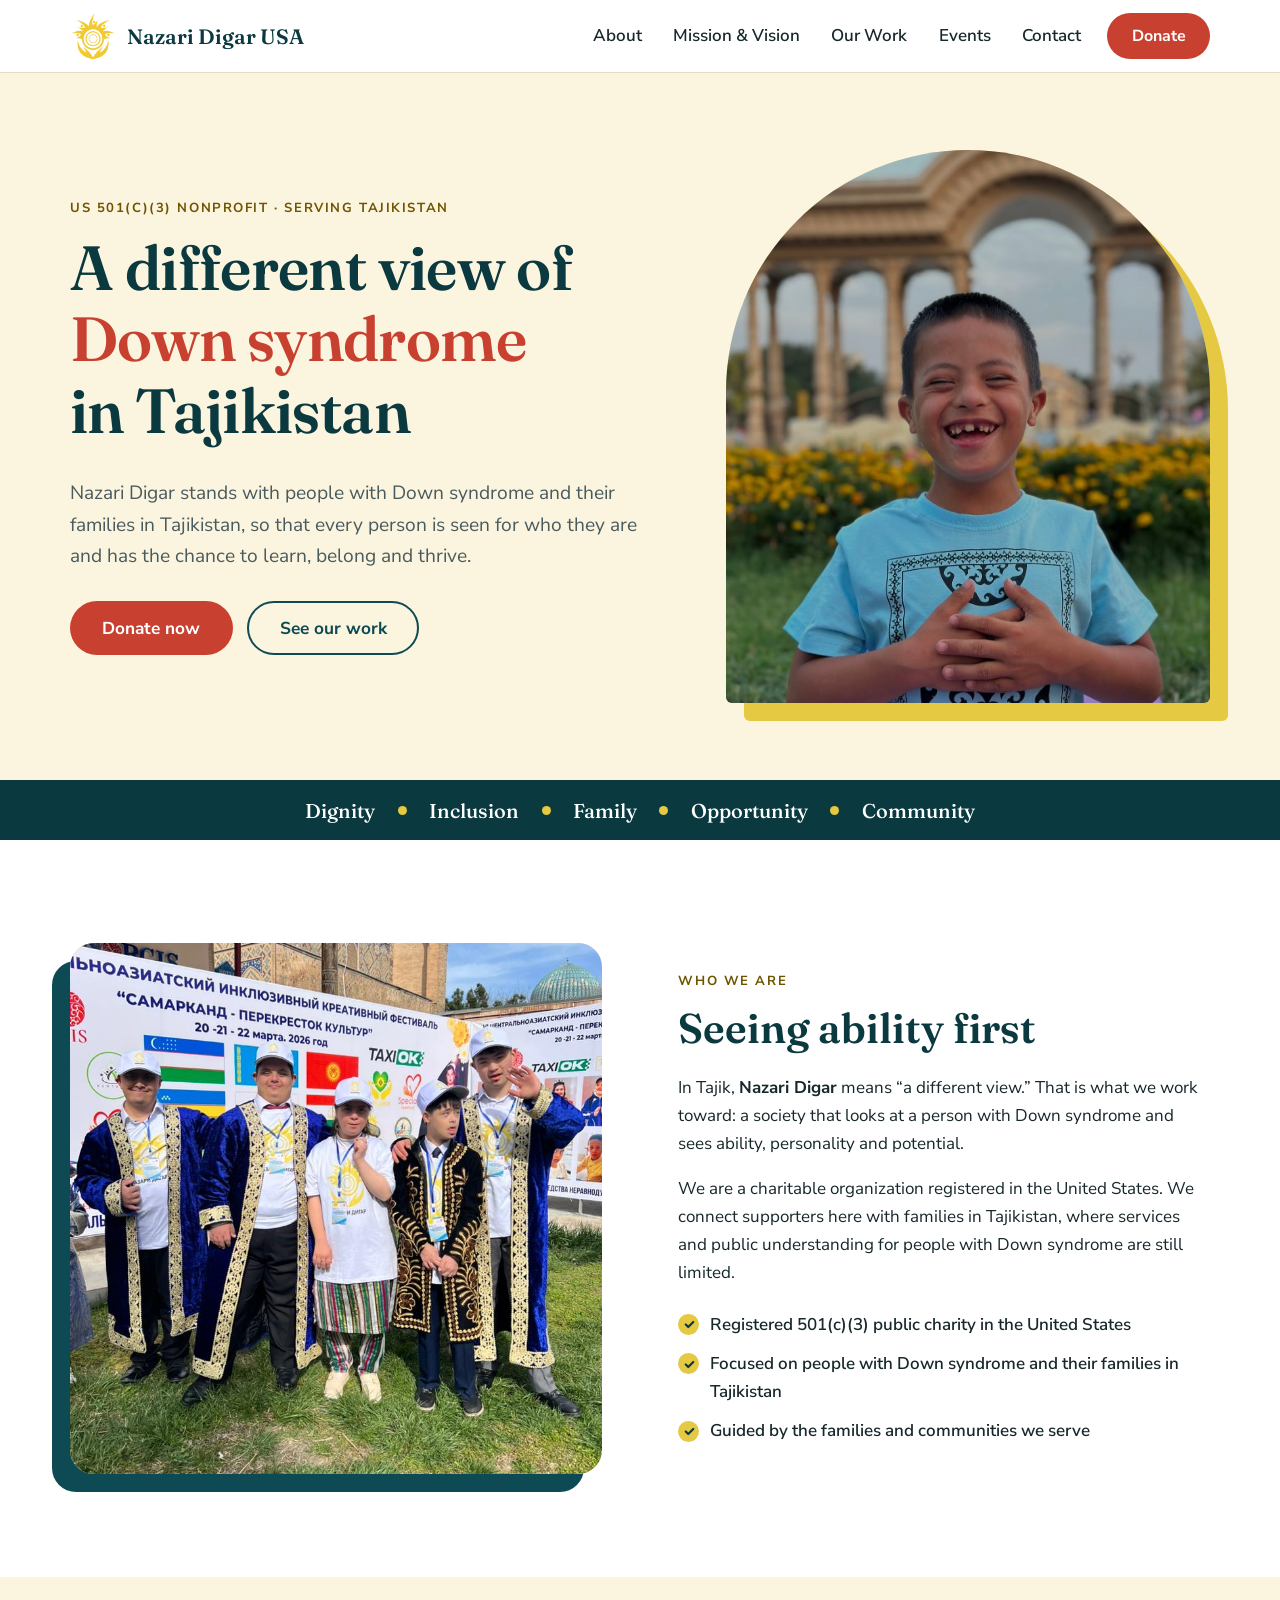
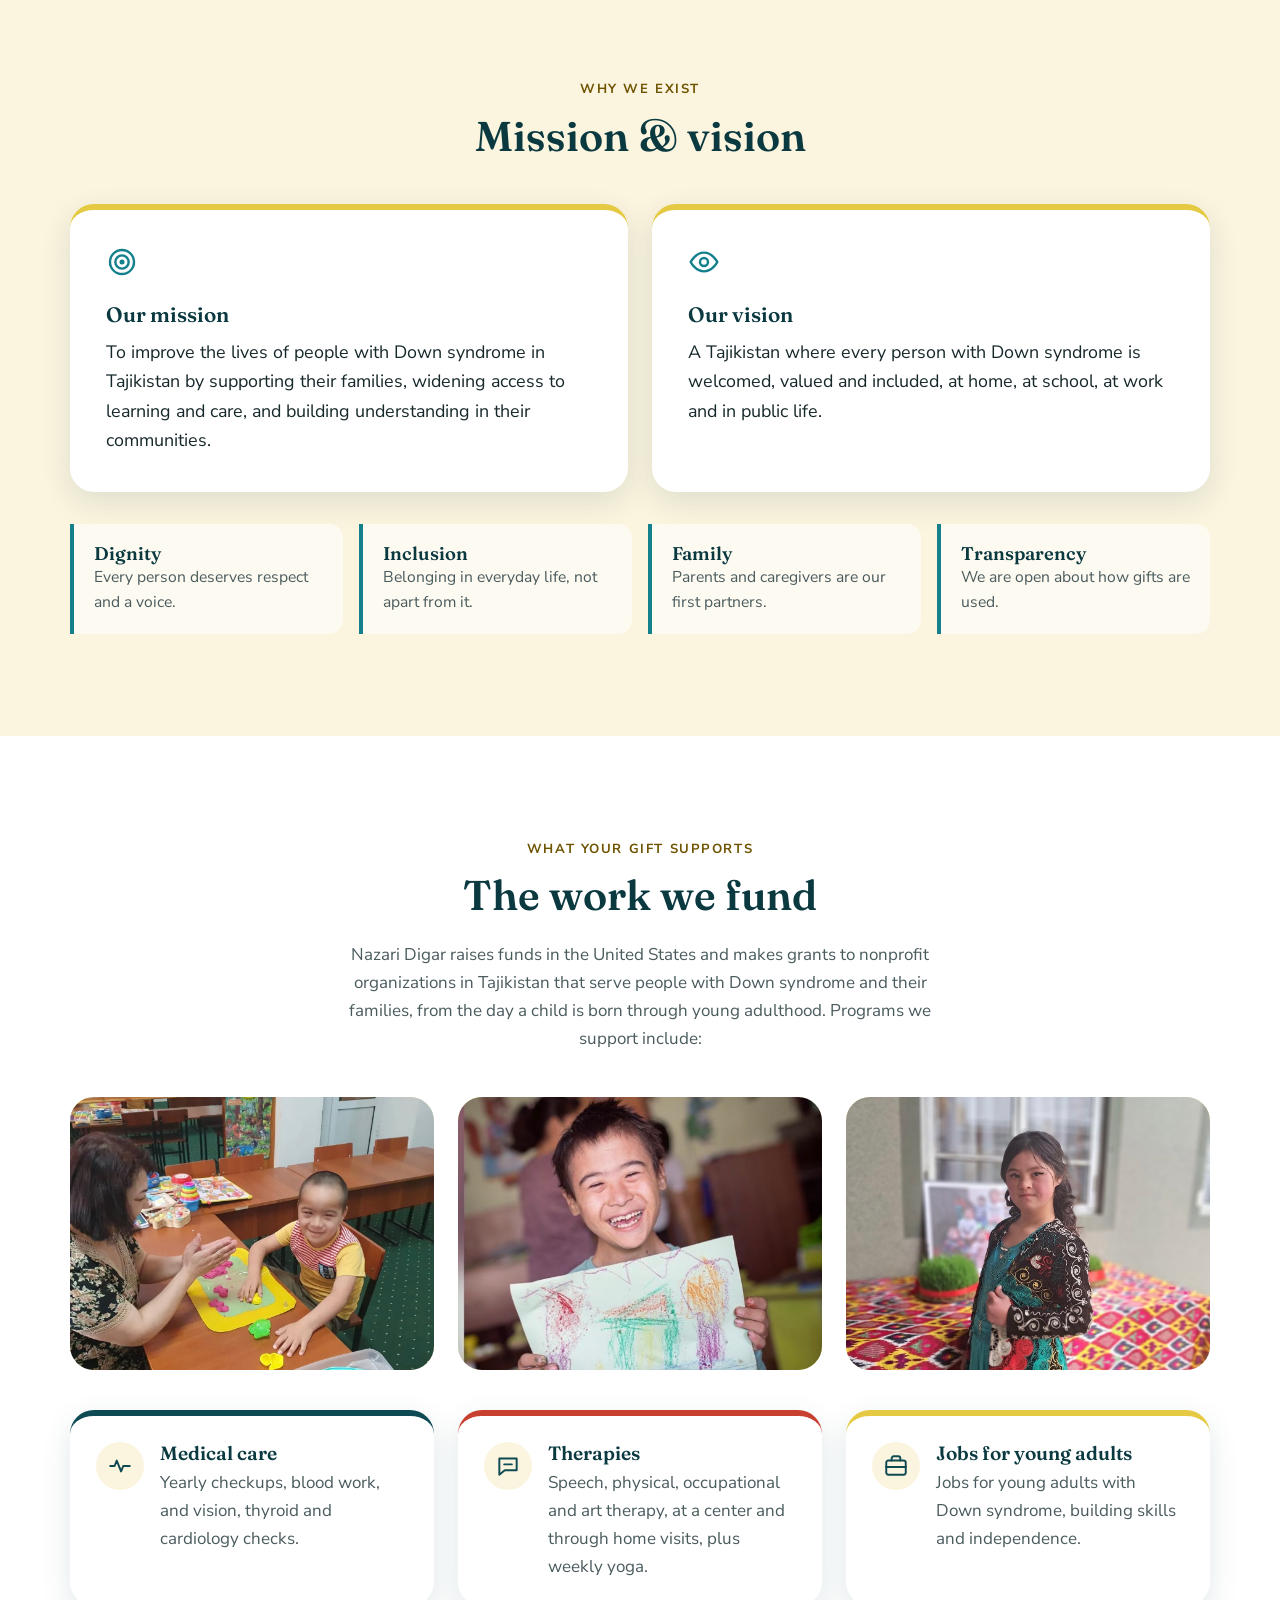
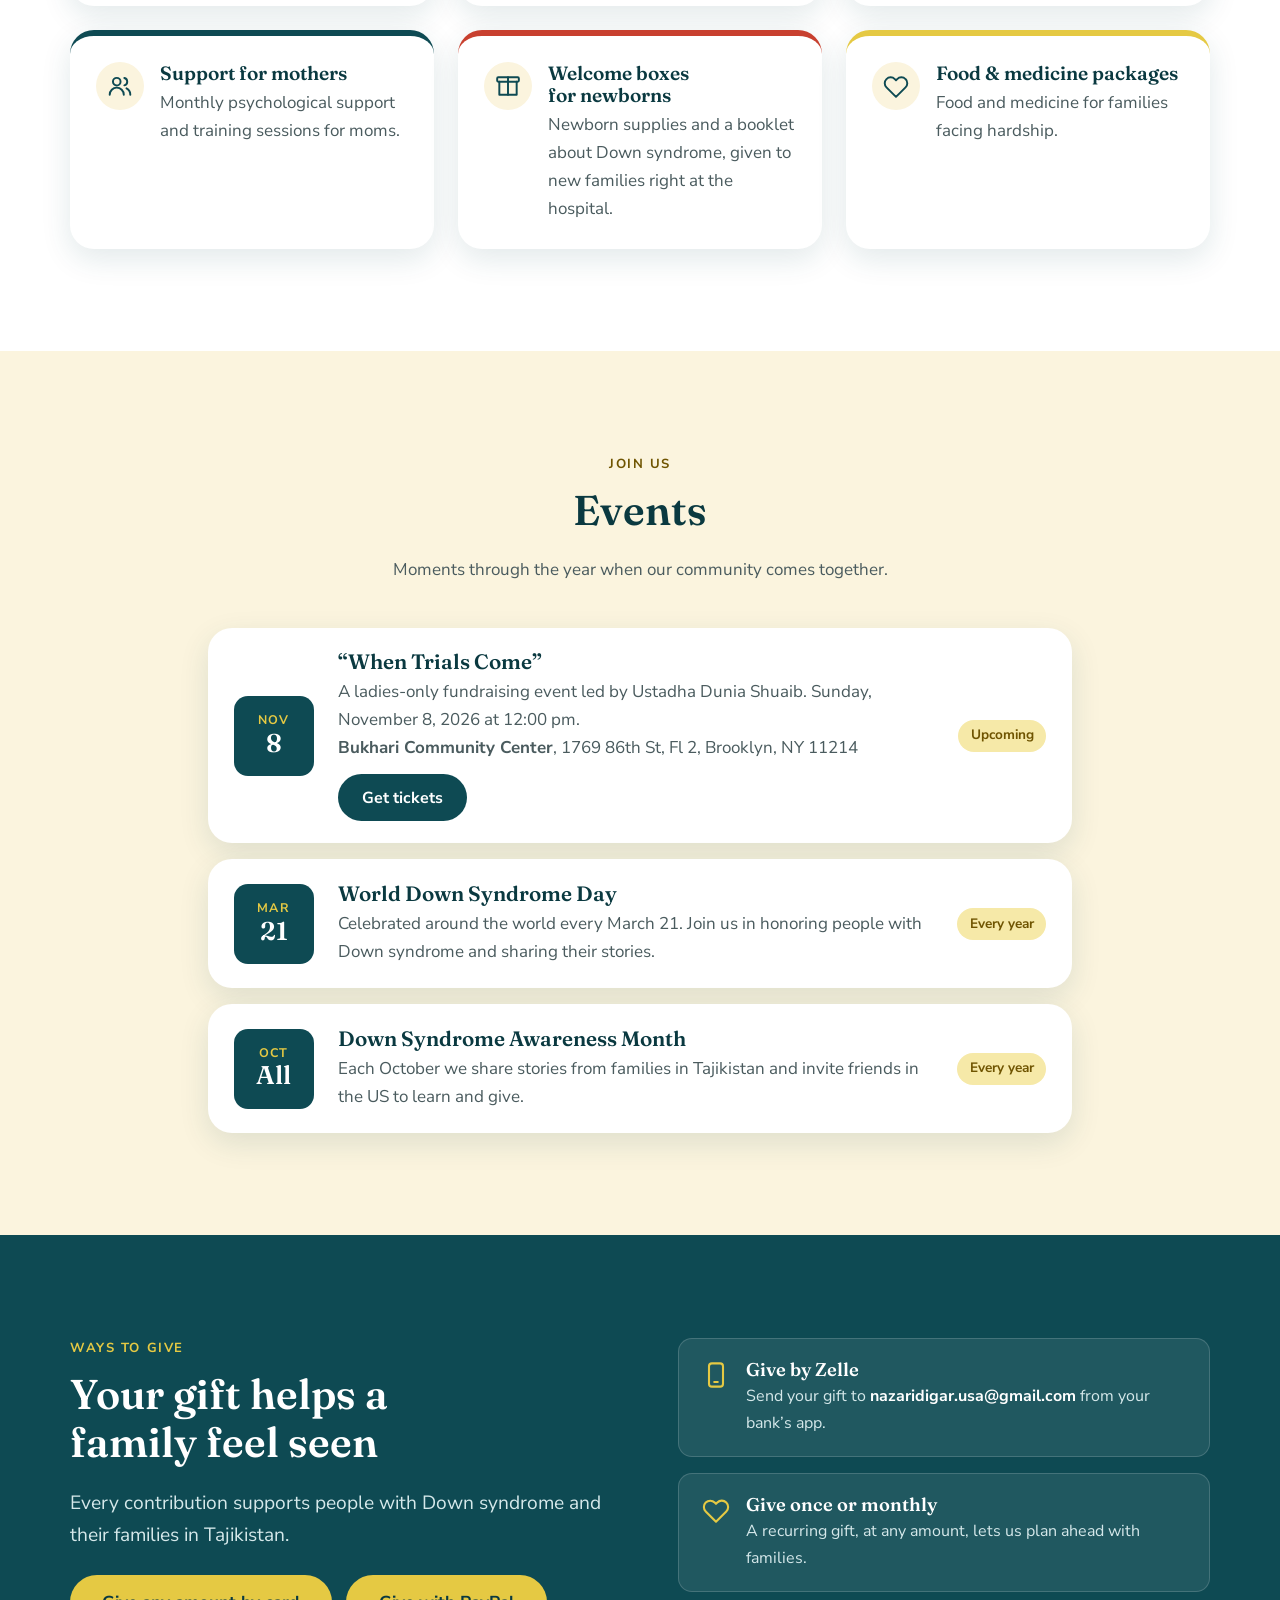
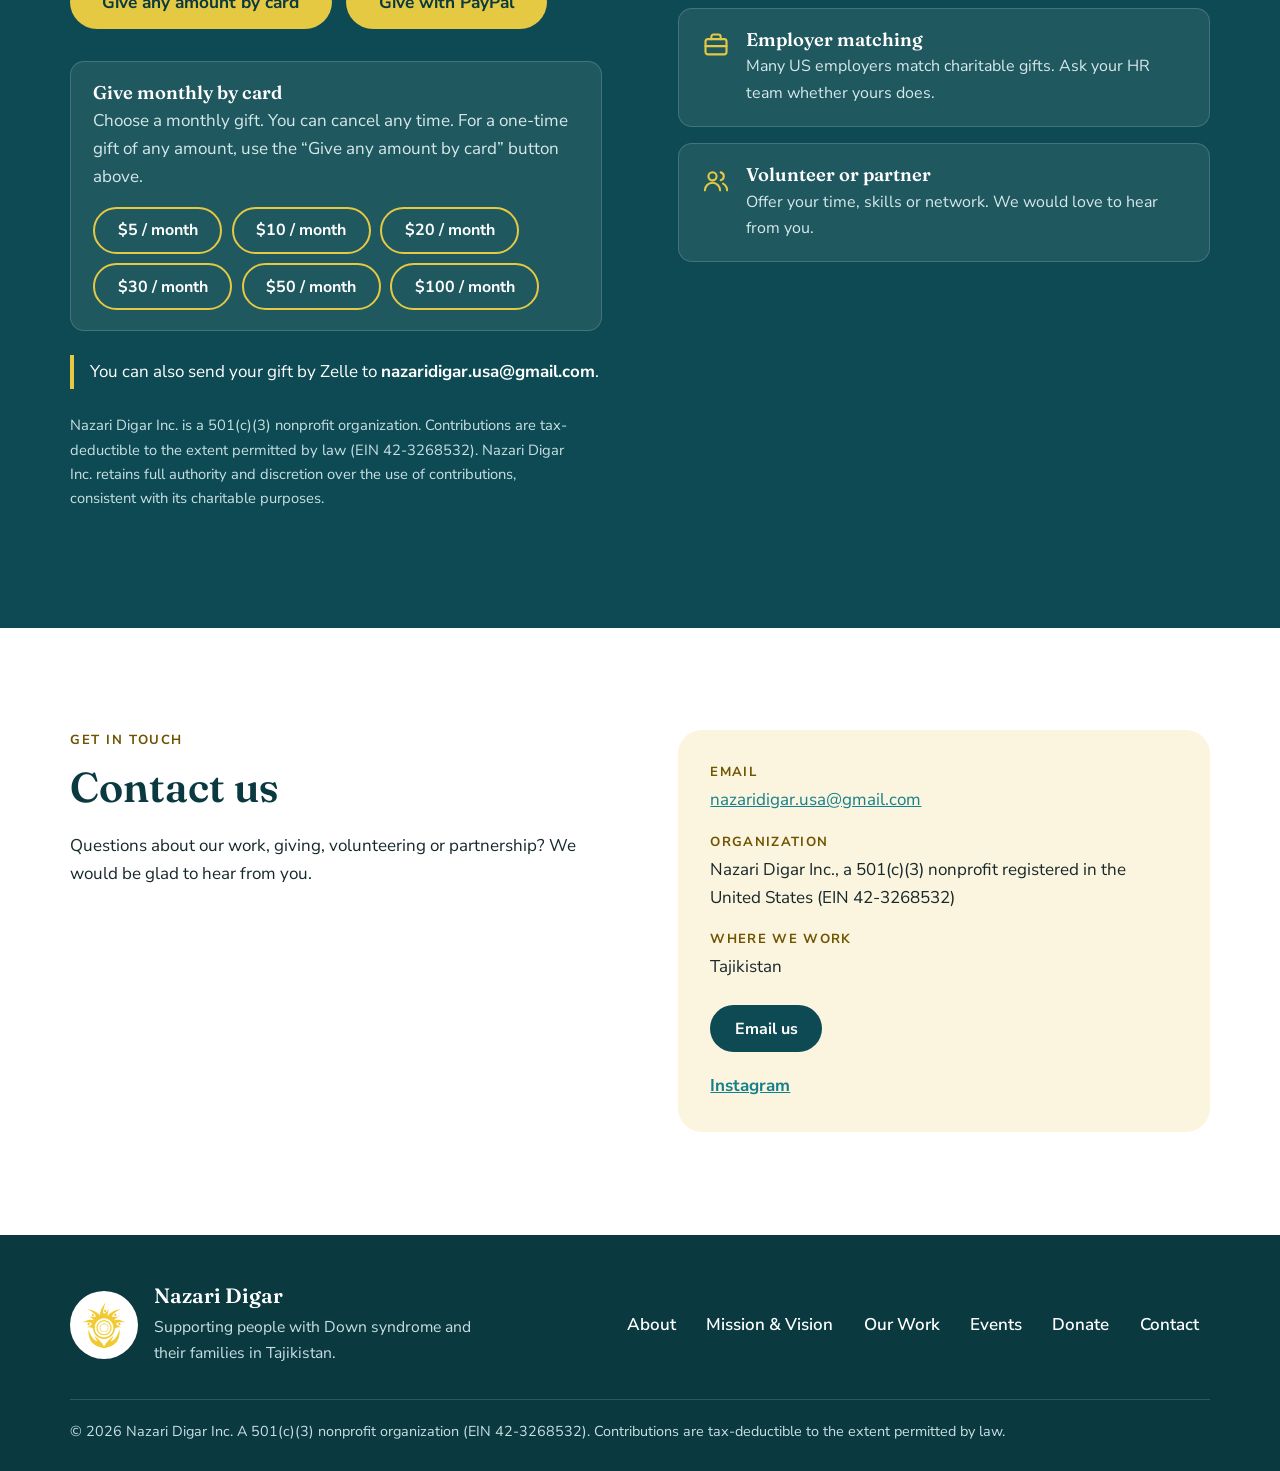
<file: index.html>
<!DOCTYPE html>
<html lang="en">
<head>
  <meta charset="utf-8">
  <meta name="viewport" content="width=device-width, initial-scale=1">
  <title>Nazari Digar | Supporting people with Down syndrome in Tajikistan</title>
  <meta name="description" content="Nazari Digar is a US-registered 501(c)(3) nonprofit supporting people with Down syndrome and their families in Tajikistan.">
  <meta property="og:title" content="Nazari Digar">
  <meta property="og:description" content="A US-registered 501(c)(3) nonprofit supporting people with Down syndrome and their families in Tajikistan.">
  <meta property="og:type" content="website">
  <meta property="og:url" content="https://nazaridigarusa.org/">
  <meta property="og:image" content="https://nazaridigarusa.org/photos/hero.jpg">
  <link rel="canonical" href="https://nazaridigarusa.org/">
  <link rel="icon" type="image/png" href="assets/logo-mark.png">
  <link rel="preconnect" href="https://fonts.googleapis.com">
  <link rel="preconnect" href="https://fonts.gstatic.com" crossorigin>
  <link href="https://fonts.googleapis.com/css2?family=Fraunces:opsz,wght@9..144,500;9..144,600;9..144,700&family=Nunito+Sans:opsz,wght@6..12,400;6..12,600;6..12,700&display=swap" rel="stylesheet">
  <link rel="stylesheet" href="styles.css?v=20261107a">
  <!-- Google tag (gtag.js) -->
  <script async src="https://www.googletagmanager.com/gtag/js?id=G-YEZZP5RD40"></script>
  <script>
    window.dataLayer = window.dataLayer || [];
    function gtag(){dataLayer.push(arguments);}
    gtag('js', new Date());

    gtag('config', 'G-YEZZP5RD40');
  </script>
</head>
<body>
  <a class="skip-link" href="#main">Skip to main content</a>

  <header class="site-header">
    <div class="container header-inner">
      <a class="brand" href="#top" aria-label="Nazari Digar USA, home">
        <img src="assets/logo-mark.png" alt="" width="46" height="48">
        <span>Nazari Digar USA</span>
      </a>

      <button class="nav-toggle" type="button" aria-expanded="false" aria-controls="site-nav">
        <svg aria-hidden="true" viewBox="0 0 24 24" width="24" height="24" fill="none" stroke="currentColor" stroke-width="2" stroke-linecap="round"><path d="M4 7h16M4 12h16M4 17h16"/></svg>
        <span>Menu</span>
      </button>

      <nav id="site-nav" class="site-nav" aria-label="Main">
        <a href="#about">About</a>
        <a href="#mission">Mission &amp; Vision</a>
        <a href="#work">Our Work</a>
        <a href="#events">Events</a>
        <a href="#contact">Contact</a>
        <a class="btn btn-donate" href="#donate" data-donate>Donate</a>
      </nav>
    </div>
  </header>

  <main id="main">
    <!-- HERO -->
    <section class="hero" id="top">
      <div class="container hero-inner">
        <div class="hero-copy">
          <p class="eyebrow">US 501(c)(3) nonprofit &middot; Serving Tajikistan</p>
          <h1>A different view of <em>Down syndrome</em> in Tajikistan</h1>
          <p class="lead">Nazari Digar stands with people with Down syndrome and their families in Tajikistan, so that every person is seen for who they are and has the chance to learn, belong and thrive.</p>
          <div class="actions">
            <a class="btn btn-donate btn-lg" href="#donate" data-donate>Donate now</a>
            <a class="btn btn-ghost btn-lg" href="#work">See our work</a>
          </div>
        </div>
        <figure class="photo photo-arch" data-label="photos/hero.jpg">
          <img src="photos/hero.jpg" alt="A boy with Down syndrome laughing with his hands on his chest, in a park in Tajikistan" width="1179" height="1329" style="object-position: 50% 30%">
        </figure>
      </div>
    </section>

    <div class="band" aria-hidden="true">
      <div class="container band-inner">
        <span>Dignity</span><i></i><span>Inclusion</span><i></i><span>Family</span><i></i><span>Opportunity</span><i></i><span>Community</span>
      </div>
    </div>

    <!-- ABOUT -->
    <section class="section" id="about">
      <div class="container split">
        <figure class="photo photo-offset" data-label="photos/about.jpg">
          <img src="photos/about.jpg" alt="Five young people with Down syndrome in traditional robes and Nazari Digar shirts at an inclusive festival in Samarkand" width="810" height="1080" loading="lazy" style="object-position: 50% 62%">
        </figure>
        <div>
          <p class="eyebrow">Who we are</p>
          <h2>Seeing ability first</h2>
          <!-- DRAFT COPY: please review and correct -->
          <p>In Tajik, <strong>Nazari Digar</strong> means &ldquo;a different view.&rdquo; That is what we work toward: a society that looks at a person with Down syndrome and sees ability, personality and potential.</p>
          <p>We are a charitable organization registered in the United States. We connect supporters here with families in Tajikistan, where services and public understanding for people with Down syndrome are still limited.</p>
          <ul class="checks">
            <li>Registered 501(c)(3) public charity in the United States</li>
            <li>Focused on people with Down syndrome and their families in Tajikistan</li>
            <li>Guided by the families and communities we serve</li>
          </ul>
        </div>
      </div>
    </section>

    <!-- MISSION & VISION -->
    <section class="section section-cream" id="mission">
      <div class="container">
        <div class="section-head">
          <p class="eyebrow">Why we exist</p>
          <h2>Mission &amp; vision</h2>
        </div>
        <!-- DRAFT COPY: please review and correct -->
        <div class="mv-grid">
          <article class="mv-card">
            <svg aria-hidden="true" viewBox="0 0 24 24" width="32" height="32" fill="none" stroke="currentColor" stroke-width="1.8" stroke-linecap="round" stroke-linejoin="round"><circle cx="12" cy="12" r="9"/><circle cx="12" cy="12" r="5"/><circle cx="12" cy="12" r="1"/></svg>
            <h3>Our mission</h3>
            <p>To improve the lives of people with Down syndrome in Tajikistan by supporting their families, widening access to learning and care, and building understanding in their communities.</p>
          </article>
          <article class="mv-card">
            <svg aria-hidden="true" viewBox="0 0 24 24" width="32" height="32" fill="none" stroke="currentColor" stroke-width="1.8" stroke-linecap="round" stroke-linejoin="round"><path d="M2 12s3.6-7 10-7 10 7 10 7-3.6 7-10 7S2 12 2 12Z"/><circle cx="12" cy="12" r="3"/></svg>
            <h3>Our vision</h3>
            <p>A Tajikistan where every person with Down syndrome is welcomed, valued and included, at home, at school, at work and in public life.</p>
          </article>
        </div>
        <ul class="values" aria-label="Our values">
          <li><strong>Dignity</strong>Every person deserves respect and a voice.</li>
          <li><strong>Inclusion</strong>Belonging in everyday life, not apart from it.</li>
          <li><strong>Family</strong>Parents and caregivers are our first partners.</li>
          <li><strong>Transparency</strong>We are open about how gifts are used.</li>
        </ul>
      </div>
    </section>

    <!-- OUR WORK -->
    <section class="section" id="work">
      <div class="container">
        <div class="section-head">
          <p class="eyebrow">What your gift supports</p>
          <h2>The work we fund</h2>
          <p>Nazari Digar raises funds in the United States and makes grants to nonprofit organizations in Tajikistan that serve people with Down syndrome and their families, from the day a child is born through young adulthood. Programs we support include:</p>
        </div>
        <div class="photo-strip">
          <figure class="photo" data-label="photos/program-learning.jpg">
            <img src="photos/program-learning.jpg" alt="A teacher claps as a smiling boy with Down syndrome shapes modelling clay at a classroom table" width="1179" height="1128" loading="lazy" style="object-position: 50% 30%">
          </figure>
          <figure class="photo" data-label="photos/program-family.jpg">
            <img src="photos/program-family.jpg" alt="A laughing boy with Down syndrome holds up his colourful crayon drawing" width="1179" height="1155" loading="lazy" style="object-position: 50% 22%">
          </figure>
          <figure class="photo" data-label="photos/program-awareness.jpg">
            <img src="photos/program-awareness.jpg" alt="A girl with Down syndrome in an embroidered traditional jacket beside a Navruz table" width="1179" height="1308" loading="lazy" style="object-position: 50% 18%">
          </figure>
        </div>
        <ul class="programs">
          <li class="program">
            <span class="program-icon"><svg aria-hidden="true" viewBox="0 0 24 24" width="26" height="26" fill="none" stroke="currentColor" stroke-width="1.8" stroke-linecap="round" stroke-linejoin="round"><path d="M3 12h4l2-5 4 10 2-5h6"/></svg></span>
            <div>
              <h3>Medical care</h3>
              <p>Yearly checkups, blood work, and vision, thyroid and cardiology checks.</p>
            </div>
          </li>
          <li class="program">
            <span class="program-icon"><svg aria-hidden="true" viewBox="0 0 24 24" width="26" height="26" fill="none" stroke="currentColor" stroke-width="1.8" stroke-linecap="round" stroke-linejoin="round"><path d="M4 5h16v11H9l-5 4V5Z"/><path d="M8.5 10.5h7"/></svg></span>
            <div>
              <h3>Therapies</h3>
              <p>Speech, physical, occupational and art therapy, at a center and through home visits, plus weekly yoga.</p>
            </div>
          </li>
          <li class="program">
            <span class="program-icon"><svg aria-hidden="true" viewBox="0 0 24 24" width="26" height="26" fill="none" stroke="currentColor" stroke-width="1.8" stroke-linecap="round" stroke-linejoin="round"><rect x="3" y="7" width="18" height="13" rx="2"/><path d="M8 7V5a2 2 0 0 1 2-2h4a2 2 0 0 1 2 2v2M3 13h18"/></svg></span>
            <div>
              <h3>Jobs for young adults</h3>
              <p>Jobs for young adults with Down syndrome, building skills and independence.</p>
            </div>
          </li>
          <li class="program">
            <span class="program-icon"><svg aria-hidden="true" viewBox="0 0 24 24" width="26" height="26" fill="none" stroke="currentColor" stroke-width="1.8" stroke-linecap="round" stroke-linejoin="round"><circle cx="9" cy="8" r="3.5"/><path d="M2.5 20a6.5 6.5 0 0 1 13 0M16 4.6a3.5 3.5 0 0 1 0 6.8M18 14.2a6.5 6.5 0 0 1 3.5 5.8"/></svg></span>
            <div>
              <h3>Support for mothers</h3>
              <p>Monthly psychological support and training sessions for moms.</p>
            </div>
          </li>
          <li class="program">
            <span class="program-icon"><svg aria-hidden="true" viewBox="0 0 24 24" width="26" height="26" fill="none" stroke="currentColor" stroke-width="1.8" stroke-linecap="round" stroke-linejoin="round"><path d="M20 8v12H4V8"/><rect x="2" y="4" width="20" height="4" rx="1"/><path d="M12 4v16"/></svg></span>
            <div>
              <h3>Welcome boxes for newborns</h3>
              <p>Newborn supplies and a booklet about Down syndrome, given to new families right at the hospital.</p>
            </div>
          </li>
          <li class="program">
            <span class="program-icon"><svg aria-hidden="true" viewBox="0 0 24 24" width="26" height="26" fill="none" stroke="currentColor" stroke-width="1.8" stroke-linecap="round" stroke-linejoin="round"><path d="M20.8 5.6a5.4 5.4 0 0 0-7.7 0L12 6.7l-1.1-1.1a5.4 5.4 0 0 0-7.7 7.7L12 22l8.8-8.7a5.4 5.4 0 0 0 0-7.7Z"/></svg></span>
            <div>
              <h3>Food &amp; medicine packages</h3>
              <p>Food and medicine for families facing hardship.</p>
            </div>
          </li>
        </ul>
      </div>
    </section>

    <!-- EVENTS -->
    <section class="section section-cream" id="events">
      <div class="container">
        <div class="section-head">
          <p class="eyebrow">Join us</p>
          <h2>Events</h2>
          <p>Moments through the year when our community comes together.</p>
        </div>
                <ol class="events">
          <li class="event">
            <div class="event-date"><span>Nov</span><strong>8</strong></div>
            <div>
              <h3>&ldquo;When Trials Come&rdquo;</h3>
              <p>A ladies-only fundraising event led by Ustadha Dunia Shuaib. Sunday, November 8, 2026 at 12:00 pm.</p>
              <p><strong>Bukhari Community Center</strong>, 1769 86th St, Fl 2, Brooklyn, NY 11214</p>
              <p class="event-cta">
                <a class="btn btn-teal" href="#events" data-ticket hidden>Get tickets</a>
                <span data-ticket-pending>Tickets will be available here soon.</span>
              </p>
            </div>
            <span class="tag">Upcoming</span>
          </li>
          <li class="event">
            <div class="event-date"><span>Mar</span><strong>21</strong></div>
            <div>
              <h3>World Down Syndrome Day</h3>
              <p>Celebrated around the world every March 21. Join us in honoring people with Down syndrome and sharing their stories.</p>
            </div>
            <span class="tag">Every year</span>
          </li>
          <li class="event">
            <div class="event-date"><span>Oct</span><strong>All</strong></div>
            <div>
              <h3>Down Syndrome Awareness Month</h3>
              <p>Each October we share stories from families in Tajikistan and invite friends in the US to learn and give.</p>
            </div>
            <span class="tag">Every year</span>
          </li>
        </ol>
      </div>
    </section>

    <!-- DONATE -->
    <section class="section section-teal" id="donate">
      <div class="container split split-donate">
        <div>
          <p class="eyebrow eyebrow-light">Ways to give</p>
          <h2>Your gift helps a family feel seen</h2>
          <p class="lead">Every contribution supports people with Down syndrome and their families in Tajikistan.</p>

          <div class="actions">
            <a class="btn btn-gold btn-lg" href="#donate" data-pay="stripe" target="_blank" rel="noopener" hidden>Give any amount by card</a>
            <a class="btn btn-gold btn-lg" href="#donate" data-pay="paypal" target="_blank" rel="noopener" hidden>Give with PayPal</a>
          </div>
          <div class="monthly" id="monthly" data-monthly-wrap hidden>
            <h3>Give monthly by card</h3>
            <p>Choose a monthly gift. You can cancel any time. For a one-time gift of any amount, use the &ldquo;Give any amount by card&rdquo; button above.</p>
            <div class="amount-grid" data-monthly-grid></div>
          </div>

          <p class="notice">You can also send your gift by Zelle to <strong>nazaridigar.usa@gmail.com</strong>.<span data-pay-pending="stripe"> Card giving is opening soon.</span></p>

          <p class="fine">Nazari Digar Inc. is a 501(c)(3) nonprofit organization. Contributions are tax-deductible to the extent permitted by law <span data-ein></span>. Nazari Digar Inc. retains full authority and discretion over the use of contributions, consistent with its charitable purposes.</p>
        </div>

        <ul class="give-list">
          <li>
            <svg aria-hidden="true" viewBox="0 0 24 24" width="28" height="28" fill="none" stroke="currentColor" stroke-width="1.8" stroke-linecap="round" stroke-linejoin="round"><rect x="6" y="2" width="12" height="20" rx="2.5"/><path d="M10.5 18h3"/></svg>
            <div><h3>Give by Zelle</h3><p>Send your gift to <strong>nazaridigar.usa@gmail.com</strong> from your bank&rsquo;s app.</p></div>
          </li>
          <li>
            <svg aria-hidden="true" viewBox="0 0 24 24" width="28" height="28" fill="none" stroke="currentColor" stroke-width="1.8" stroke-linecap="round" stroke-linejoin="round"><path d="M20.8 5.6a5.4 5.4 0 0 0-7.7 0L12 6.7l-1.1-1.1a5.4 5.4 0 0 0-7.7 7.7L12 22l8.8-8.7a5.4 5.4 0 0 0 0-7.7Z"/></svg>
            <div><h3>Give once or monthly</h3><p>A recurring gift, at any amount, lets us plan ahead with families.</p></div>
          </li>
          <li>
            <svg aria-hidden="true" viewBox="0 0 24 24" width="28" height="28" fill="none" stroke="currentColor" stroke-width="1.8" stroke-linecap="round" stroke-linejoin="round"><rect x="3" y="7" width="18" height="13" rx="2"/><path d="M8 7V5a2 2 0 0 1 2-2h4a2 2 0 0 1 2 2v2M3 13h18"/></svg>
            <div><h3>Employer matching</h3><p>Many US employers match charitable gifts. Ask your HR team whether yours does.</p></div>
          </li>
          <li>
            <svg aria-hidden="true" viewBox="0 0 24 24" width="28" height="28" fill="none" stroke="currentColor" stroke-width="1.8" stroke-linecap="round" stroke-linejoin="round"><circle cx="9" cy="8" r="3.5"/><path d="M2.5 20a6.5 6.5 0 0 1 13 0M16 4.6a3.5 3.5 0 0 1 0 6.8M18 14.2a6.5 6.5 0 0 1 3.5 5.8"/></svg>
            <div><h3>Volunteer or partner</h3><p>Offer your time, skills or network. We would love to hear from you.</p></div>
          </li>
        </ul>
      </div>
    </section>

    <!-- CONTACT -->
    <section class="section" id="contact">
      <div class="container contact">
        <div>
          <p class="eyebrow">Get in touch</p>
          <h2>Contact us</h2>
          <p>Questions about our work, giving, volunteering or partnership? We would be glad to hear from you.</p>
        </div>
        <div class="contact-card">
          <dl>
            <dt>Email</dt>
            <dd data-email>Our contact email will be listed here shortly.</dd>
            <dt>Organization</dt>
            <dd>Nazari Digar Inc., a 501(c)(3) nonprofit registered in the United States <span data-ein></span></dd>
            <dt>Where we work</dt>
            <dd>Tajikistan</dd>
          </dl>
          <a class="btn btn-teal" href="#contact" data-email-button="Hello Nazari Digar">Email us</a>
          <p class="social" data-social-wrap>
            <a href="#" data-social="instagram" target="_blank" rel="noopener">Instagram</a>
            <a href="#" data-social="facebook" target="_blank" rel="noopener">Facebook</a>
          </p>
        </div>
      </div>
    </section>
  </main>

  <footer class="site-footer">
    <div class="container footer-inner">
      <div class="footer-brand">
        <span class="footer-logo"><img src="assets/logo-mark.png" alt="" width="46" height="48"></span>
        <div>
          <strong>Nazari Digar</strong>
          <p>Supporting people with Down syndrome and their families in Tajikistan.</p>
        </div>
      </div>
      <nav class="footer-nav" aria-label="Footer">
        <a href="#about">About</a>
        <a href="#mission">Mission &amp; Vision</a>
        <a href="#work">Our Work</a>
        <a href="#events">Events</a>
        <a href="#donate">Donate</a>
        <a href="#contact">Contact</a>
      </nav>
    </div>
    <div class="container footer-legal">
      <p>&copy; <span data-year>2026</span> Nazari Digar Inc. A 501(c)(3) nonprofit organization <span data-ein></span>. Contributions are tax-deductible to the extent permitted by law.</p>
    </div>
  </footer>

  <script src="script.js?v=20261107a"></script>
</body>
</html>
</file>
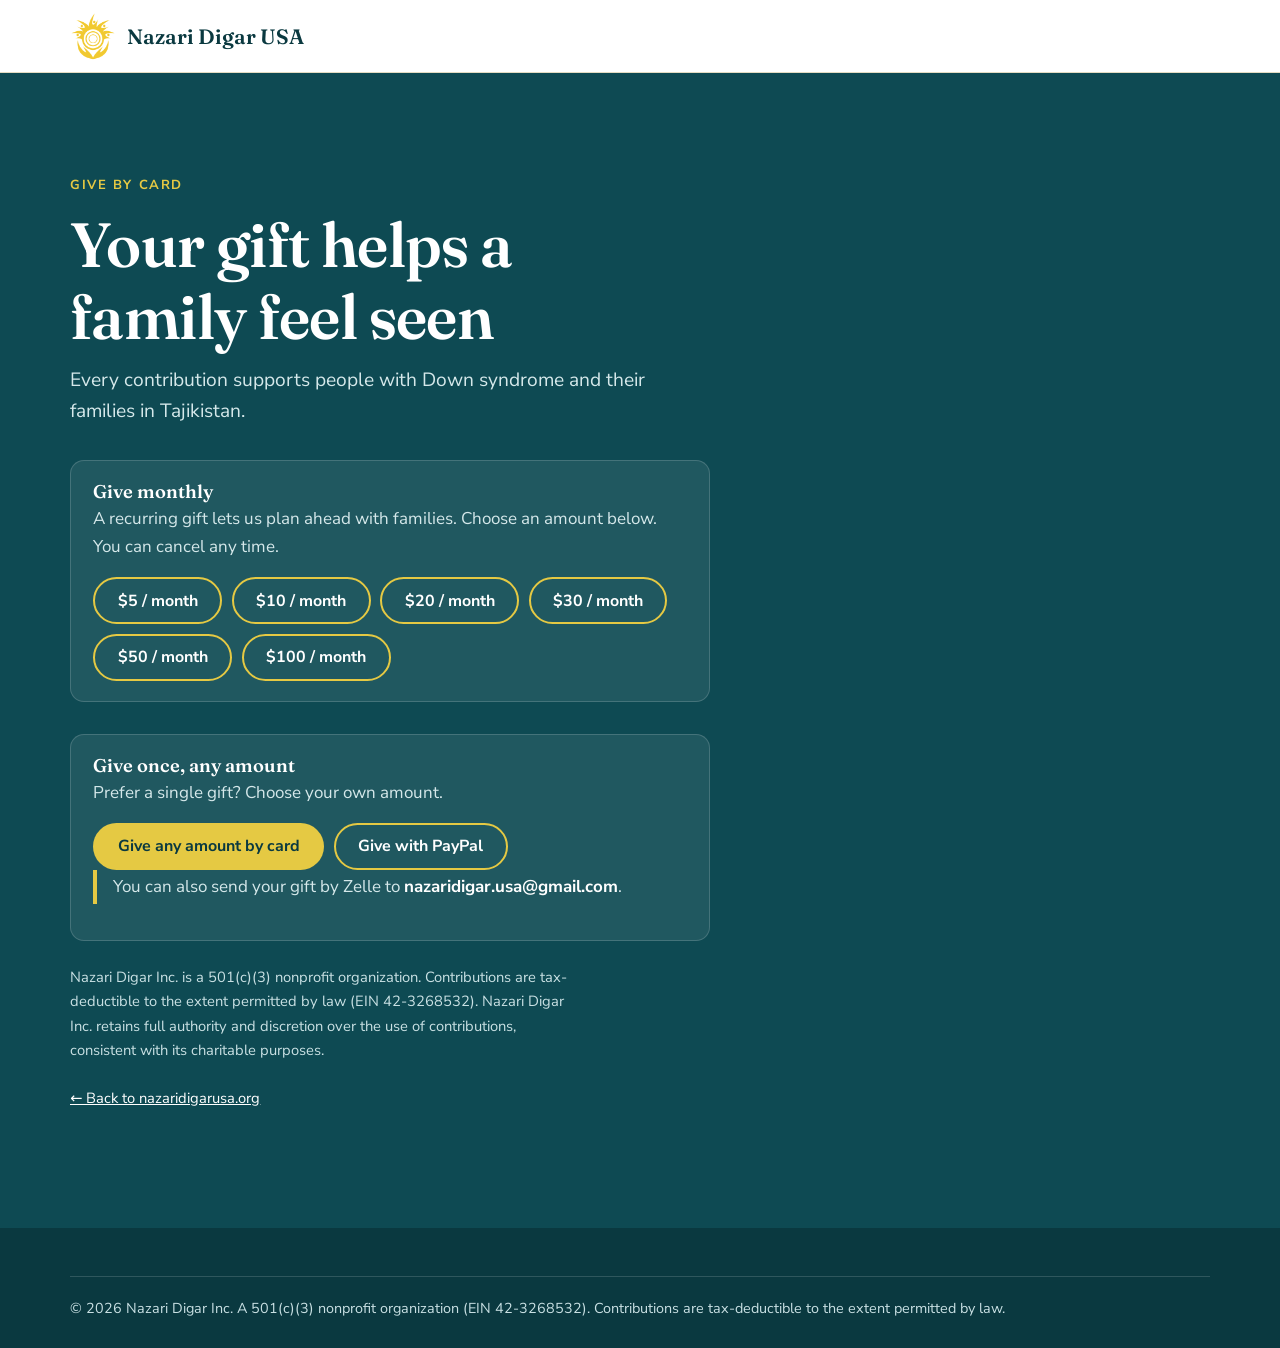
<file: give/index.html>
<!DOCTYPE html>
<html lang="en">
<head>
  <meta charset="utf-8">
  <meta name="viewport" content="width=device-width, initial-scale=1">
  <title>Give by card | Nazari Digar</title>
  <meta name="description" content="Give to Nazari Digar by card: a monthly gift or a one-time gift of any amount, supporting people with Down syndrome and their families in Tajikistan.">
  <meta property="og:title" content="Give by card | Nazari Digar">
  <meta property="og:description" content="Support people with Down syndrome and their families in Tajikistan with a monthly or one-time gift.">
  <meta property="og:type" content="website">
  <meta property="og:url" content="https://nazaridigarusa.org/give/">
  <meta property="og:image" content="https://nazaridigarusa.org/photos/hero.jpg">
  <link rel="canonical" href="https://nazaridigarusa.org/give/">
  <link rel="icon" type="image/png" href="/assets/logo-mark.png">
  <link rel="preconnect" href="https://fonts.googleapis.com">
  <link rel="preconnect" href="https://fonts.gstatic.com" crossorigin>
  <link href="https://fonts.googleapis.com/css2?family=Fraunces:opsz,wght@9..144,500;9..144,600;9..144,700&family=Nunito+Sans:opsz,wght@6..12,400;6..12,600;6..12,700&display=swap" rel="stylesheet">
  <link rel="stylesheet" href="/styles.css?v=20261107a">
  <!-- Google tag (gtag.js) -->
  <script async src="https://www.googletagmanager.com/gtag/js?id=G-YEZZP5RD40"></script>
  <script>
    window.dataLayer = window.dataLayer || [];
    function gtag(){dataLayer.push(arguments);}
    gtag('js', new Date());

    gtag('config', 'G-YEZZP5RD40');
  </script>
</head>
<body>
  <a class="skip-link" href="#main">Skip to main content</a>

  <header class="site-header">
    <div class="container header-inner">
      <a class="brand" href="/" aria-label="Nazari Digar USA, home">
        <img src="/assets/logo-mark.png" alt="" width="46" height="48">
        <span>Nazari Digar USA</span>
      </a>
    </div>
  </header>

  <main id="main">
    <section class="section section-teal">
      <div class="container">
        <div class="give-page">
          <p class="eyebrow eyebrow-light">Give by card</p>
          <h1>Your gift helps a family feel seen</h1>
          <p class="lead">Every contribution supports people with Down syndrome and their families in Tajikistan.</p>

          <div class="monthly" id="monthly" data-monthly-wrap hidden>
            <h3>Give monthly</h3>
            <p>A recurring gift lets us plan ahead with families. Choose an amount below. You can cancel any time.</p>
            <div class="amount-grid" data-monthly-grid></div>
          </div>

          <div class="monthly" id="once">
            <h3>Give once, any amount</h3>
            <p>Prefer a single gift? Choose your own amount.</p>
            <div class="amount-grid">
              <a class="btn btn-gold" href="/#donate" data-pay="stripe" target="_blank" rel="noopener" hidden>Give any amount by card</a>
              <a class="btn btn-amount" href="/#donate" data-pay="paypal" target="_blank" rel="noopener" hidden>Give with PayPal</a>
            </div>
            <p class="notice">You can also send your gift by Zelle to <strong>nazaridigar.usa@gmail.com</strong>.</p>
          </div>

          <p class="fine">Nazari Digar Inc. is a 501(c)(3) nonprofit organization. Contributions are tax-deductible to the extent permitted by law <span data-ein></span>. Nazari Digar Inc. retains full authority and discretion over the use of contributions, consistent with its charitable purposes.</p>
          <p class="fine"><a href="/" style="color:#fff">&larr; Back to nazaridigarusa.org</a></p>
        </div>
      </div>
    </section>
  </main>

  <footer class="site-footer">
    <div class="container footer-legal">
      <p>&copy; <span data-year>2026</span> Nazari Digar Inc. A 501(c)(3) nonprofit organization <span data-ein></span>. Contributions are tax-deductible to the extent permitted by law.</p>
    </div>
  </footer>

  <script src="/script.js?v=20261107a"></script>
</body>
</html>
</file>
<file: styles.css>
/* Nazari Digar — site styles
   Palette is drawn from the logo gold, paired with a deep teal. */

:root {
  --gold: #e5c943;
  --gold-soft: #f6e9a8;
  --gold-ink: #6f5400;
  --teal: #0e4a53;
  --teal-deep: #0a3940;
  --teal-bright: #14808c;
  --coral: #c8402f;
  --coral-dark: #a63323;
  --cream: #fbf4de;
  --paper: #ffffff;
  --ink: #17282b;
  --muted: #4a5b5e;
  --line: #e4dcc2;

  --font-head: "Fraunces", Georgia, "Times New Roman", serif;
  --font-body: "Nunito Sans", system-ui, -apple-system, "Segoe UI", sans-serif;

  --radius: 14px;
  --radius-lg: 24px;
  --shadow: 0 10px 30px rgba(14, 74, 83, 0.12);
  --header-h: 72px;
}

*, *::before, *::after { box-sizing: border-box; }

html { scroll-behavior: smooth; scroll-padding-top: calc(var(--header-h) + 12px); }

body {
  margin: 0;
  font-family: var(--font-body);
  font-size: 1.0625rem;
  line-height: 1.65;
  color: var(--ink);
  background: var(--paper);
  -webkit-font-smoothing: antialiased;
}

img { max-width: 100%; height: auto; display: block; }

h1, h2, h3 {
  font-family: var(--font-head);
  line-height: 1.15;
  margin: 0 0 0.5em;
  color: var(--teal-deep);
  text-wrap: balance;
}
h1 { font-size: clamp(2.3rem, 5.4vw, 3.9rem); font-weight: 600; letter-spacing: -0.01em; }
h2 { font-size: clamp(1.8rem, 3.6vw, 2.6rem); font-weight: 600; }
h3 { font-size: 1.3rem; font-weight: 600; }
h1 em { font-style: normal; color: var(--coral); }

p { margin: 0 0 1em; }
a { color: var(--teal-bright); }

:focus-visible {
  outline: 3px solid var(--teal-bright);
  outline-offset: 3px;
  border-radius: 4px;
}
.section-teal :focus-visible, .site-footer :focus-visible { outline-color: var(--gold); }

.container { width: min(1140px, 100% - 2.5rem); margin-inline: auto; }

.skip-link {
  position: absolute; left: 1rem; top: -4rem; z-index: 100;
  background: var(--teal); color: #fff; padding: 0.75rem 1rem; border-radius: 8px;
}
.skip-link:focus { top: 1rem; }

.eyebrow {
  font-weight: 700; font-size: 0.82rem; letter-spacing: 0.12em; text-transform: uppercase;
  color: var(--gold-ink); margin-bottom: 0.75rem;
}
.eyebrow-light { color: var(--gold); }
.lead { font-size: 1.2rem; color: var(--muted); max-width: 34em; }
.fine { font-size: 0.92rem; }

/* Buttons */
.btn {
  display: inline-flex; align-items: center; justify-content: center;
  min-height: 46px; padding: 0.65rem 1.4rem;
  font: 700 1rem var(--font-body); text-decoration: none;
  border-radius: 999px; border: 2px solid transparent; cursor: pointer;
  transition: background-color 0.18s ease, color 0.18s ease, border-color 0.18s ease, transform 0.18s ease;
}
.btn:active { transform: scale(0.97); }
.btn-lg { min-height: 54px; padding: 0.8rem 1.9rem; font-size: 1.08rem; }
.btn-donate { background: var(--coral); color: #fff; }
.btn-donate:hover { background: var(--coral-dark); }
.btn-ghost { border-color: var(--teal); color: var(--teal); }
.btn-ghost:hover { background: var(--teal); color: #fff; }
.btn-gold { background: var(--gold); color: var(--teal-deep); }
.btn-gold:hover { background: #f0d85e; }
.btn-teal { background: var(--teal); color: #fff; }
.btn-teal:hover { background: var(--teal-deep); }
[hidden] { display: none !important; }

/* Header */
.site-header {
  position: sticky; top: 0; z-index: 50;
  background: rgba(255, 255, 255, 0.97);
  border-bottom: 1px solid var(--line);
}
.header-inner { display: flex; align-items: center; justify-content: space-between; min-height: var(--header-h); gap: 1rem; }
.brand {
  display: inline-flex; align-items: center; gap: 0.7rem;
  font: 600 1.3rem var(--font-head); color: var(--teal-deep); text-decoration: none;
}
.brand img { width: 46px; height: auto; }
.brand span { white-space: nowrap; }
.site-nav { display: flex; align-items: center; gap: 0.35rem; }
.site-nav a:not(.btn) {
  padding: 0.6rem 0.8rem; border-radius: 8px;
  color: var(--ink); font-weight: 600; text-decoration: none;
}
.site-nav a:not(.btn):hover { background: var(--cream); color: var(--teal); }
.site-nav .btn { margin-left: 0.5rem; }
.nav-toggle {
  display: none; align-items: center; gap: 0.5rem;
  min-height: 46px; padding: 0 0.9rem;
  font: 700 1rem var(--font-body); color: var(--teal-deep);
  background: none; border: 2px solid var(--line); border-radius: 999px; cursor: pointer;
}

/* Hero */
.hero { background: var(--cream); padding: clamp(2.5rem, 6vw, 5rem) 0; overflow: hidden; }
.hero-inner { display: grid; grid-template-columns: 1.1fr 0.9fr; gap: clamp(2rem, 5vw, 4.5rem); align-items: center; }
.actions { display: flex; flex-wrap: wrap; gap: 0.9rem; margin-top: 1.75rem; }

/* Photo slots */
.photo { margin: 0; position: relative; overflow: hidden; border-radius: var(--radius-lg); background: var(--gold-soft); }
.photo img { width: 100%; height: 100%; object-fit: cover; }
.photo-arch { aspect-ratio: 7 / 8; border-radius: 999px 999px var(--radius-lg) var(--radius-lg); box-shadow: 18px 18px 0 var(--gold); }
.photo-offset { aspect-ratio: 1 / 1; box-shadow: -18px 18px 0 var(--teal); }
.card .photo { aspect-ratio: 10 / 7; border-radius: 0; }
.photo.is-empty {
  background:
    url("assets/logo-mark.png") center / 38% no-repeat,
    linear-gradient(160deg, #fff7d1, var(--gold-soft));
}
.photo.is-empty::after {
  content: "Photo: " attr(data-label);
  position: absolute; left: 50%; bottom: 0.8rem; transform: translateX(-50%);
  font-size: 0.75rem; white-space: nowrap; color: var(--gold-ink);
  background: rgba(255, 255, 255, 0.8); padding: 0.15rem 0.6rem; border-radius: 999px;
}

/* Value band */
.band { background: var(--teal-deep); color: #fff; }
.band-inner {
  display: flex; flex-wrap: wrap; align-items: center; justify-content: center;
  gap: 0.5rem 1.4rem; padding: 1.1rem 0;
  font: 500 1.25rem var(--font-head);
}
.band i { width: 9px; height: 9px; border-radius: 50%; background: var(--gold); }

/* Sections */
.section { padding: clamp(3.5rem, 8vw, 6.5rem) 0; }
.section-cream { background: var(--cream); }
.section-teal { background: var(--teal); color: #eaf4f5; }
.section-teal h1, .section-teal h2, .section-teal h3 { color: #fff; }
.give-page { max-width: 40rem; }
.give-page h1 { margin-bottom: 0.75rem; }
.section-teal .lead { color: #d5e8ea; }
.section-head { max-width: 40rem; margin: 0 auto 2.75rem; text-align: center; }
.section-head p:last-child { color: var(--muted); margin: 0; }

.split { display: grid; grid-template-columns: 1fr 1fr; gap: clamp(2.5rem, 6vw, 5rem); align-items: center; }
.split > div > p { max-width: 36em; }

.checks { list-style: none; padding: 0; margin: 1.5rem 0 0; display: grid; gap: 0.7rem; }
.checks li { position: relative; padding-left: 2rem; font-weight: 600; }
.checks li::before {
  content: ""; position: absolute; left: 0; top: 0.2em; width: 1.3rem; height: 1.3rem; border-radius: 50%;
  background: var(--gold) url("data:image/svg+xml,%3Csvg xmlns='http://www.w3.org/2000/svg' viewBox='0 0 24 24' fill='none' stroke='%230a3940' stroke-width='3.5' stroke-linecap='round' stroke-linejoin='round'%3E%3Cpath d='m6 12 4 4 8-8'/%3E%3C/svg%3E") center / 70% no-repeat;
}

/* Mission & vision */
.mv-grid { display: grid; grid-template-columns: 1fr 1fr; gap: 1.5rem; }
.mv-card { background: var(--paper); border-radius: var(--radius-lg); padding: 2.25rem; box-shadow: var(--shadow); border-top: 6px solid var(--gold); }
.mv-card svg { color: var(--teal-bright); margin-bottom: 1rem; }
.mv-card p { margin: 0; font-size: 1.12rem; }
.values { list-style: none; padding: 0; margin: 2rem 0 0; display: grid; grid-template-columns: repeat(4, 1fr); gap: 1rem; }
.values li { padding: 1.1rem 1.25rem; border-left: 4px solid var(--teal-bright); background: rgba(255, 255, 255, 0.6); border-radius: 0 var(--radius) var(--radius) 0; font-size: 0.98rem; color: var(--muted); }
.values strong { display: block; font: 600 1.15rem var(--font-head); color: var(--teal-deep); }

/* Programs */
.photo-strip { display: grid; grid-template-columns: repeat(3, 1fr); gap: 1.5rem; margin-bottom: 2.5rem; }
.photo-strip .photo { aspect-ratio: 4 / 3; }
.programs { list-style: none; padding: 0; margin: 0; display: grid; grid-template-columns: repeat(3, 1fr); gap: 1.5rem; }
.program { display: flex; gap: 1rem; padding: 1.6rem; background: var(--paper); border-radius: var(--radius-lg); box-shadow: var(--shadow); border-top: 6px solid var(--teal); }
.program:nth-child(3n + 2) { border-top-color: var(--coral); }
.program:nth-child(3n) { border-top-color: var(--gold); }
.program-icon { flex: none; width: 3rem; height: 3rem; border-radius: 50%; display: grid; place-items: center; background: var(--cream); color: var(--teal); }
.program h3 { font-size: 1.2rem; margin-bottom: 0.3rem; }
.program p { margin: 0; color: var(--muted); }

/* Events */
.events { list-style: none; padding: 0; margin: 0 auto; max-width: 54rem; display: grid; gap: 1rem; }
.event {
  display: grid; grid-template-columns: auto 1fr auto; gap: 1.5rem; align-items: center;
  background: var(--paper); border-radius: var(--radius-lg); padding: 1.4rem 1.6rem; box-shadow: var(--shadow);
}
.event h3 { margin-bottom: 0.25rem; }
.event p { margin: 0; color: var(--muted); }
.event .event-cta { margin-top: 0.75rem; font-weight: 700; color: var(--gold-ink); }
.event-date {
  width: 5rem; height: 5rem; border-radius: var(--radius);
  background: var(--teal); color: #fff;
  display: grid; place-content: center; text-align: center; line-height: 1.1;
}
.event-date span { font-size: 0.78rem; font-weight: 700; letter-spacing: 0.1em; text-transform: uppercase; color: var(--gold); }
.event-date strong { font: 600 1.6rem var(--font-head); }
.tag { font-size: 0.85rem; font-weight: 700; padding: 0.3rem 0.8rem; border-radius: 999px; background: var(--gold-soft); color: var(--gold-ink); white-space: nowrap; }

/* Donate */
.split-donate { align-items: start; }
.notice { border-left: 4px solid var(--gold); padding: 0.2rem 0 0.2rem 1rem; margin: 1.5rem 0; color: #fff; }
.split-donate .actions { margin-top: 1.5rem; }
.section-teal .fine { color: #c9e0e3; margin-top: 1.5rem; max-width: 34em; }
.monthly { margin-top: 2rem; padding: 1.25rem 1.4rem; border-radius: var(--radius); background: rgba(255, 255, 255, 0.08); border: 1px solid rgba(255, 255, 255, 0.16); scroll-margin-top: calc(var(--header-h) + 16px); }
.monthly h3 { font-size: 1.15rem; margin-bottom: 0.2rem; }
.monthly p { margin: 0 0 1rem; color: #d5e8ea; }
.amount-grid { display: flex; flex-wrap: wrap; gap: 0.6rem; }
.btn-amount { background: transparent; color: #fff; border-color: var(--gold); }
.btn-amount:hover { background: var(--gold); color: var(--teal-deep); }
.give-list { list-style: none; padding: 0; margin: 0; display: grid; gap: 1rem; }
.give-list li { display: flex; gap: 1rem; padding: 1.25rem 1.4rem; border-radius: var(--radius); background: rgba(255, 255, 255, 0.08); border: 1px solid rgba(255, 255, 255, 0.16); }
.give-list svg { flex: none; color: var(--gold); margin-top: 0.15rem; }
.give-list h3 { font-size: 1.15rem; margin-bottom: 0.2rem; }
.give-list p { margin: 0; color: #d5e8ea; font-size: 1rem; }
.give-list li > div { min-width: 0; }
.give-list strong, .notice strong { color: #fff; overflow-wrap: anywhere; }

/* Contact */
.contact { display: grid; grid-template-columns: 1fr 1fr; gap: clamp(2rem, 6vw, 5rem); align-items: start; }
.contact-card { background: var(--cream); border-radius: var(--radius-lg); padding: 2rem; }
.contact-card dl { margin: 0 0 1.5rem; }
.contact-card dt { font-size: 0.82rem; font-weight: 700; letter-spacing: 0.1em; text-transform: uppercase; color: var(--gold-ink); }
.contact-card dd { margin: 0.15rem 0 1.1rem; overflow-wrap: anywhere; }
.social { display: flex; gap: 1.25rem; margin: 1.25rem 0 0; font-weight: 700; }

/* Footer */
.site-footer { background: var(--teal-deep); color: #c9e0e3; padding-top: 3rem; }
.footer-inner { display: flex; flex-wrap: wrap; justify-content: space-between; gap: 2rem; padding-bottom: 2rem; }
.footer-brand { display: flex; gap: 1rem; align-items: center; max-width: 26rem; }
.footer-brand strong { font: 600 1.3rem var(--font-head); color: #fff; }
.footer-brand p { margin: 0.2rem 0 0; font-size: 0.98rem; }
.footer-logo { flex: none; width: 68px; height: 68px; border-radius: 50%; background: #fff; display: grid; place-items: center; }
.footer-nav { display: flex; flex-wrap: wrap; gap: 0.25rem 0.5rem; align-items: center; }
.footer-nav a { color: #fff; font-weight: 600; text-decoration: none; padding: 0.6rem 0.7rem; border-radius: 8px; }
.footer-nav a:hover { color: var(--gold); }
.footer-legal { border-top: 1px solid rgba(255, 255, 255, 0.15); padding: 1.25rem 0 1.75rem; font-size: 0.9rem; }
.footer-legal p { margin: 0; }

/* Responsive */
@media (max-width: 960px) {
  .nav-toggle { display: inline-flex; }
  .site-nav {
    display: none; position: absolute; left: 0; right: 0; top: 100%;
    flex-direction: column; align-items: stretch; gap: 0.25rem;
    padding: 0.75rem 1.25rem 1.25rem; background: var(--paper);
    border-bottom: 1px solid var(--line); box-shadow: var(--shadow);
  }
  .site-nav.is-open { display: flex; }
  .site-nav a:not(.btn) { padding: 0.85rem 0.75rem; }
  .site-nav .btn { margin: 0.5rem 0 0; }
  .values { grid-template-columns: 1fr 1fr; }
  .programs { grid-template-columns: 1fr 1fr; }
}

@media (max-width: 760px) {
  .hero-inner, .split, .contact, .mv-grid { grid-template-columns: 1fr; }
  .photo-arch { max-width: 22rem; margin-inline: auto; width: calc(100% - 18px); }
  .photo-offset { margin-left: 18px; }
  .event { grid-template-columns: auto 1fr; gap: 1rem; padding: 1.2rem; }
  .event .tag { grid-column: 2; justify-self: start; }
  .event-date { width: 4.2rem; height: 4.2rem; }
  .band-inner { font-size: 1.05rem; }
  .programs { grid-template-columns: 1fr; }
  .photo-strip { gap: 0.6rem; }
  .photo-strip .photo { aspect-ratio: 1 / 1; border-radius: var(--radius); }
}

@media (max-width: 460px) {
  .brand { font-size: 1.1rem; gap: 0.5rem; }
  .brand img { width: 38px; }
  .values { grid-template-columns: 1fr; }
  .actions .btn { width: 100%; }
}

@media (prefers-reduced-motion: reduce) {
  html { scroll-behavior: auto; }
  * { transition: none !important; }
}
</file>
